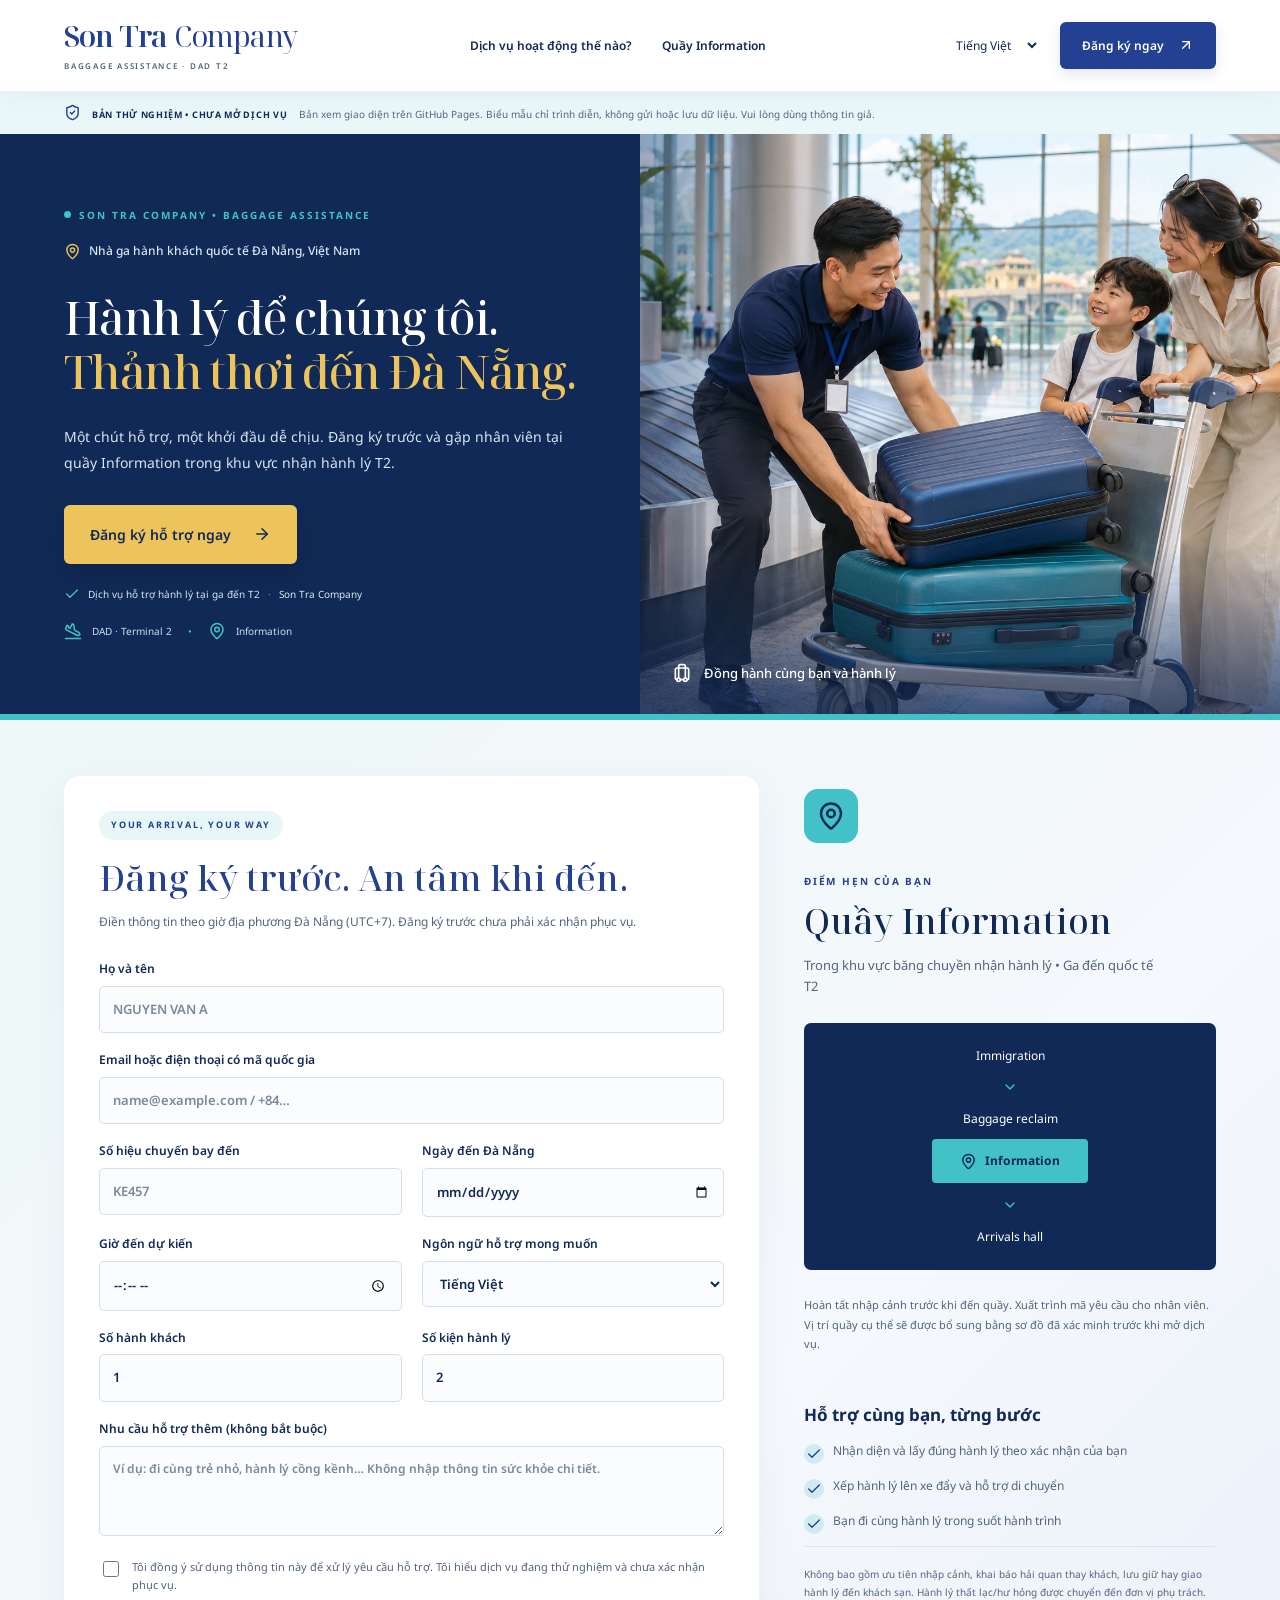
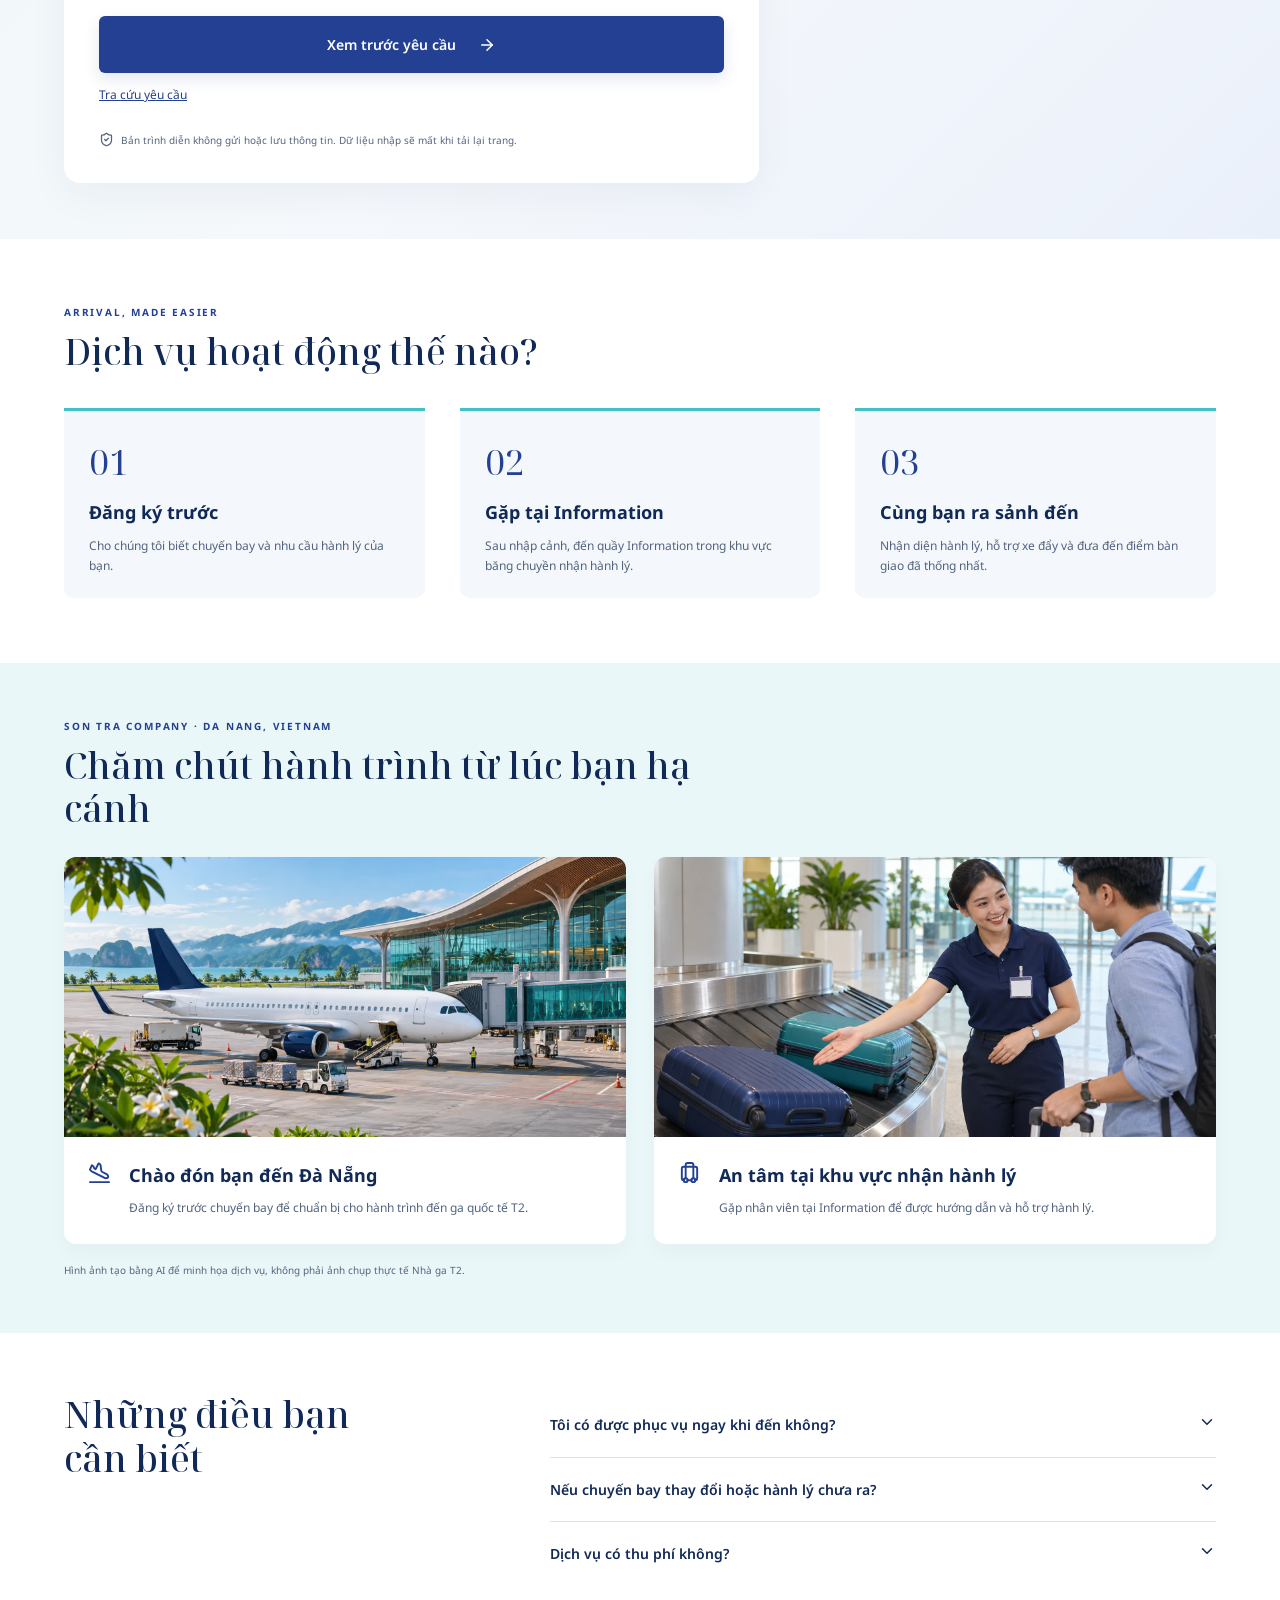
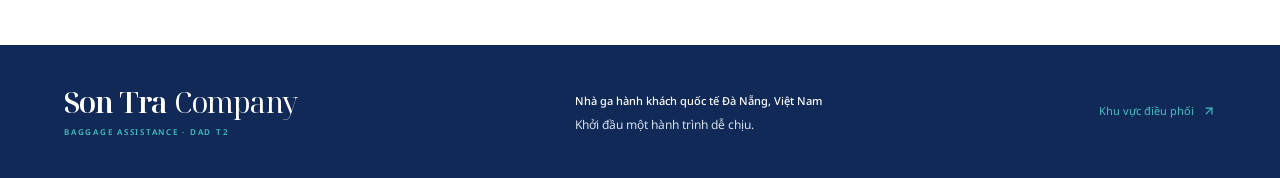
<file: index.html>
<!doctype html><html lang="vi"><head><meta charset="UTF-8"><meta name="viewport" content="width=device-width,initial-scale=1"><meta name="description" content="Son Tra Company — Hỗ trợ hành lý tại Nhà ga hành khách quốc tế Đà Nẵng, Việt Nam"><title>Son Tra Company | Nhà ga Quốc tế Đà Nẵng, Việt Nam</title><link rel="stylesheet" href="./assets/style.css"></head><body><div id="root"></div><noscript>Vui lòng bật JavaScript để xem giao diện Son Tra Company.</noscript><script src="./assets/app.js" defer></script></body></html>
</file>
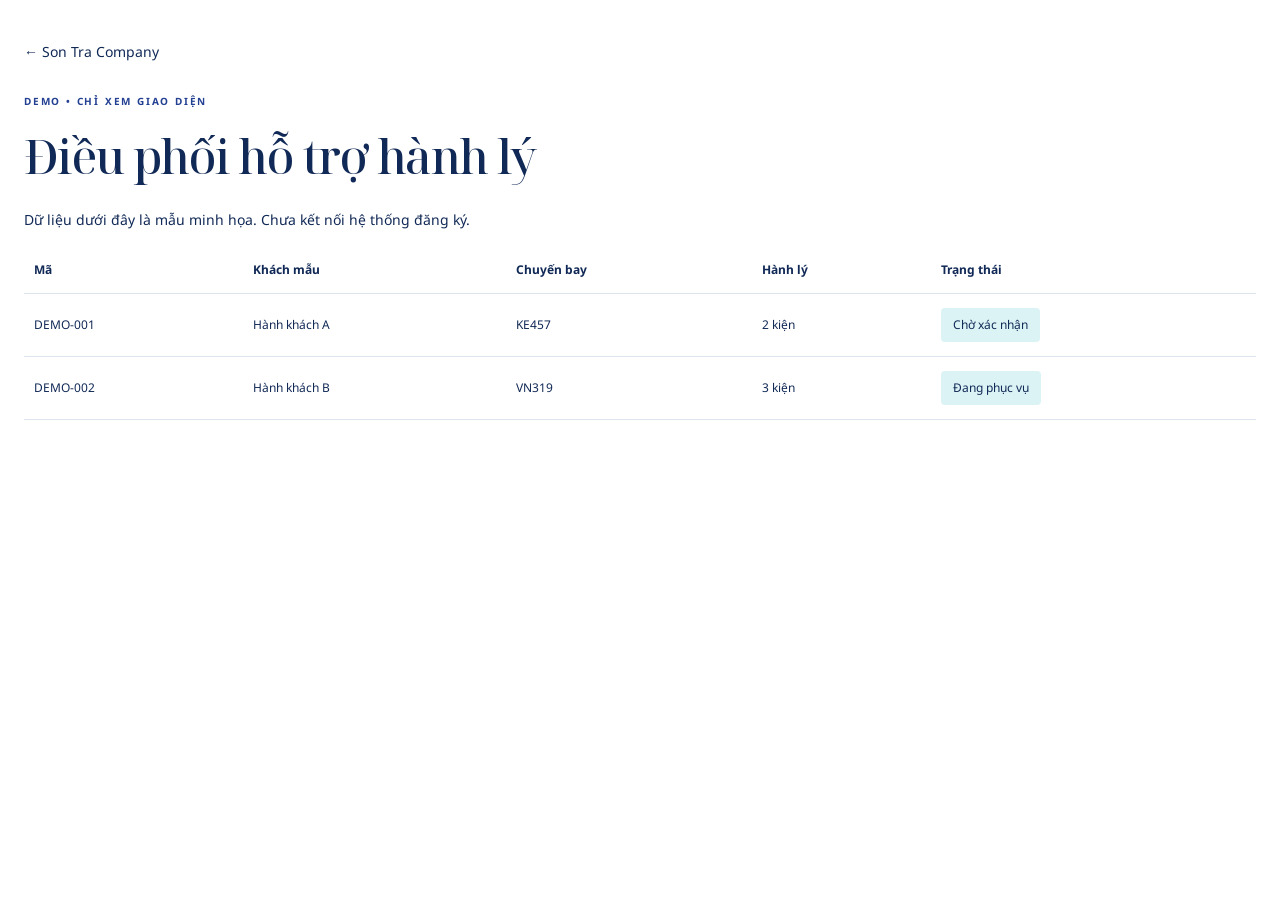
<file: operations.html>
<!doctype html><html lang="vi"><head><meta charset="UTF-8"><meta name="viewport" content="width=device-width,initial-scale=1"><title>Son Tra Company | Xem trước điều phối</title><link rel="stylesheet" href="./assets/style.css"></head><body><main class="ops"><a href="./">← Son Tra Company</a><p class="eyebrow" style="margin-top:30px">DEMO • CHỈ XEM GIAO DIỆN</p><h1>Điều phối hỗ trợ hành lý</h1><p>Dữ liệu dưới đây là mẫu minh họa. Chưa kết nối hệ thống đăng ký.</p><div class="table-scroll"><table><thead><tr><th>Mã</th><th>Khách mẫu</th><th>Chuyến bay</th><th>Hành lý</th><th>Trạng thái</th></tr></thead><tbody><tr><td>DEMO-001</td><td>Hành khách A</td><td>KE457</td><td>2 kiện</td><td><span class="status">Chờ xác nhận</span></td></tr><tr><td>DEMO-002</td><td>Hành khách B</td><td>VN319</td><td>3 kiện</td><td><span class="status">Đang phục vụ</span></td></tr></tbody></table></div></main></body></html>
</file>
<file: assets/style.css>
@import url('https://fonts.googleapis.com/css2?family=Noto+Sans:wght@400;500;600;700&family=Noto+Serif+Display:wght@400;500;600&display=swap');
:root{--blue:#234093;--navy:#112956;--teal:#42c1c7;--line:#dce4ed;--muted:#53647e}*{box-sizing:border-box}html{scroll-behavior:smooth;scroll-padding-top:30px}body{margin:0;background:#fff;color:var(--navy);font-family:'Noto Sans',sans-serif;font-size:14px;line-height:1.65}a{color:inherit;text-decoration:none}button,input,select,textarea{font:inherit}button,a,select{ -webkit-tap-highlight-color:transparent}button{cursor:pointer}button:disabled{opacity:.55;cursor:wait}header{max-width:1280px;margin:auto;display:flex;align-items:center;justify-content:space-between;padding:25px 48px;border-bottom:1px solid var(--line);gap:20px}.wordmark{font-size:30px;font-weight:700;letter-spacing:-1.8px;line-height:1.1;color:var(--blue);display:flex;align-items:center;gap:12px}.wordmark span{font-size:11px;font-weight:500;letter-spacing:1px;line-height:1.4;max-width:65px;text-transform:uppercase;border-left:1px solid var(--teal);padding-left:12px}.navtext{color:var(--muted);font-size:12px}.header-right{display:flex;align-items:center;gap:20px}header select{border:0;background:white;color:var(--navy);font-size:12px}.small-button,.button{background:var(--blue);color:white;border:0;border-radius:6px;display:inline-flex;align-items:center;justify-content:center;gap:22px;padding:16px 23px;font-weight:600;font-size:13px}.small-button{padding:11px 16px;font-size:12px;gap:14px}main{max-width:1184px;margin:auto;padding:0 24px}.hero{display:grid;grid-template-columns:1.2fr 1fr;gap:30px;padding:72px 0 44px;align-items:center}.eyebrow{font-size:10px;letter-spacing:1.8px;font-weight:700;margin:0 0 18px;color:var(--blue);display:flex;gap:8px;align-items:center}.eyebrow>span{width:7px;height:7px;background:var(--teal);border-radius:50%}h1,h2{font-family:'Noto Serif Display',serif;font-weight:500;line-height:1.2}h1{font-size:clamp(34px,3.7vw,50px);letter-spacing:-1.7px;margin:0 0 24px}h1 span:last-child{color:var(--blue)}.lede{color:var(--muted);max-width:470px;font-size:14px;line-height:1.9;margin-bottom:28px}.hero-meta{display:flex;align-items:center;gap:10px;font-size:11px;color:var(--muted);margin-top:28px}.hero-meta>span{color:var(--teal);margin:0 6px}.hero-art{height:400px;background:#eef7f8;border-radius:170px 170px 12px 12px;position:relative;overflow:hidden}.arc{position:absolute;width:380px;height:380px;border:1px solid #42c1c740;border-radius:50%;left:20px;top:30px}.arc:after{content:'';position:absolute;inset:35px;border:1px solid #42c1c740;border-radius:50%}.flight-mark{position:absolute;top:33px;left:35px;display:flex;align-items:center;gap:14px;color:var(--blue);font-size:24px;letter-spacing:3px;font-weight:600}.flight-mark span{font-size:9px;letter-spacing:2px}.bag{position:absolute;background:var(--blue);border:4px solid #112956;border-radius:24px;box-shadow:12px 18px 0 #1129560c}.big{width:162px;height:224px;top:120px;left:110px;transform:rotate(-9deg)}.handle{position:absolute;top:-35px;width:65px;height:35px;left:45px;border:8px solid var(--navy);border-bottom:0;border-radius:10px 10px 0 0}.ribs{position:absolute;inset:24px;background:repeating-linear-gradient(90deg,transparent,transparent 20px,#ffffff20 21px,#ffffff20 24px);border-radius:8px}.bag i,.bag b{position:absolute;width:17px;height:17px;border-radius:50%;background:var(--navy);bottom:-13px;left:22px}.bag b{left:auto;right:22px}.little{width:108px;height:148px;top:217px;left:269px;background:var(--teal);transform:rotate(8deg);border-width:3px}.little .handle{width:45px;left:29px;height:24px;top:-24px;border-width:6px}.bagtag{position:absolute;left:110px;top:18px;background:white;color:var(--blue);font-size:10px;line-height:1.4;padding:12px 8px;border-radius:4px;transform:rotate(17deg);box-shadow:0 2px 8px #11295622}.art-label{position:absolute;bottom:24px;left:24px;display:flex;gap:12px;font-size:10px;line-height:1.5}.art-label strong{font-size:12px}.pilot{display:flex;gap:16px;align-items:flex-start;background:#f2f6fb;border-left:3px solid var(--teal);padding:19px 23px;border-radius:0 6px 6px 0}.pilot svg{flex-shrink:0;color:var(--blue)}.pilot strong{font-size:10px;letter-spacing:1.1px}.pilot p{font-size:12px;color:var(--muted);margin:4px 0 0}.steps{padding:65px 0}.section-head h2{font-size:30px;margin:0}.section-head .eyebrow{margin-bottom:10px}.step-grid{display:grid;grid-template-columns:repeat(3,1fr);gap:42px;margin-top:30px}.step-number{font-family:'Noto Serif Display',serif;font-size:30px;color:var(--teal)}h3{font-size:16px;margin:8px 0}.step-grid p{color:var(--muted);font-size:12px;margin:0;max-width:290px}.registration{background:#f5f8fb;border-radius:12px;display:grid;grid-template-columns:1.4fr 1fr;padding:30px;gap:30px;align-items:start}.form-card{background:white;border:1px solid var(--line);border-radius:8px;padding:32px}.form-heading h2{font-size:30px;margin:0 0 12px}.form-heading>p:last-child{font-size:12px;color:var(--muted);margin:0 0 27px}.form-heading .eyebrow{font-size:9px}.form-grid{display:grid;grid-template-columns:1fr 1fr;gap:18px 16px}label{display:flex;flex-direction:column;gap:7px;font-size:11px;font-weight:600;margin-bottom:0}input,select,textarea{min-width:0;width:100%;border:1px solid #cbd6e4;border-radius:5px;background:#fff;padding:11px 12px;color:var(--navy);font-size:13px;outline:none}input:focus,select:focus,textarea:focus{border-color:var(--blue);box-shadow:0 0 0 3px #42c1c730}input::placeholder,textarea::placeholder{color:#7b899c}textarea{resize:vertical;min-height:90px;font-size:12px}.wide{grid-column:1/-1}.consent{display:flex;flex-direction:row;align-items:flex-start;gap:10px;font-size:11px;font-weight:400;color:var(--muted);margin:22px 0}.consent input{width:16px;height:16px;flex-shrink:0;accent-color:var(--blue);margin-top:3px}.submit{width:100%}.privacy{display:flex;align-items:flex-start;gap:7px;font-size:10px;color:var(--muted);line-height:1.6;margin:15px 0 0}.privacy svg{flex-shrink:0}.textbutton{display:block;background:none;border:0;color:var(--blue);padding:12px 0;font-size:12px;text-decoration:underline}.meeting{padding:20px 12px}.meeting>.eyebrow{margin:16px 0 10px}.meeting h2{font-size:32px;margin:0 0 10px}.place-sub{font-size:12px;max-width:240px;color:var(--muted)}.meeting-route{background:white;border:1px solid var(--line);border-radius:7px;padding:22px;display:flex;flex-direction:column;align-items:center;gap:8px;font-size:12px;margin:25px 0}.meeting-route>span{font-size:9px;color:var(--muted);align-self:flex-start;position:absolute;opacity:0}.meeting-route>svg{color:var(--teal);width:16px}.meeting-route strong{background:var(--blue);color:white;padding:10px 22px;border-radius:4px;display:flex;gap:8px;align-items:center}.guide{font-size:11px;color:var(--muted);line-height:1.8}.scope{padding:0 12px}.scope h3{font-size:15px}.scope p{display:flex;align-items:flex-start;gap:9px;font-size:12px;color:var(--muted)}.scope svg{flex-shrink:0;color:var(--blue);margin-top:3px}.scope small{display:block;border-top:1px solid var(--line);padding-top:18px;font-size:10px;color:var(--muted);line-height:1.8}.faq{padding:65px 0 70px;max-width:780px;margin:auto}.faq h2{font-size:30px;margin:0 0 24px}.faq details{border-top:1px solid var(--line);padding:20px 0}.faq summary{list-style:none;cursor:pointer;display:flex;justify-content:space-between;gap:16px;font-weight:600;font-size:13px}.faq details p{color:var(--muted);font-size:12px;margin-bottom:0}footer{max-width:1184px;margin:auto;padding:28px 24px 40px;border-top:1px solid var(--line);display:flex;align-items:center;justify-content:space-between;gap:20px}footer p{font-size:12px;color:var(--muted)}footer>a{font-size:11px;display:flex;gap:8px;align-items:center}.honeypot{display:none}.error{padding:12px;background:#f5dda0;color:var(--navy);font-size:12px;border-radius:4px}.receipt h3{font-size:28px;letter-spacing:2px;margin:20px 0}.receipt p{font-size:12px;color:var(--muted)}.receipt code{word-break:break-all;background:#f2f6fb;padding:12px;font-size:12px}.status{display:inline-flex;gap:8px;align-items:center;background:#42c1c730;padding:7px 12px;border-radius:4px;font-size:12px}.receipt-actions{display:flex;flex-wrap:wrap;gap:10px;margin-top:24px}.outline{background:white;border:1px solid var(--line);border-radius:5px;padding:12px;color:var(--blue)}.ops{padding:40px 24px}.ops table{width:100%;border-collapse:collapse;font-size:12px}.ops td,.ops th{text-align:left;border-bottom:1px solid var(--line);padding:14px 10px}.ops .filters{display:flex;gap:12px;margin:25px 0}.ops .filters input,.ops .filters select{max-width:250px}.table-scroll{overflow-x:auto}:focus-visible{outline:3px solid var(--teal);outline-offset:3px}@media(max-width:800px){header{padding:20px 24px}.navtext{display:none}.hero{grid-template-columns:1fr 1fr;gap:18px;padding-top:45px}h1{font-size:36px}.hero-art{height:360px}.big{left:35px;top:112px}.little{left:173px}.flight-mark{left:25px;font-size:20px}.registration{grid-template-columns:1fr;padding:20px}.registration aside{display:grid;grid-template-columns:1fr 1fr;gap:20px}.step-grid{gap:20px}}@media(max-width:560px){header{padding:18px}.wordmark{font-size:26px}.header-right{gap:10px}.small-button{display:none}main{padding:0 18px}.hero{grid-template-columns:1fr;padding:38px 0 25px}.hero-art{height:270px;border-radius:110px 110px 8px 8px}.big{width:120px;height:164px;left:calc(50% - 80px);top:72px}.big .handle{left:30px;width:50px;height:28px;top:-28px;border-width:6px}.bagtag{left:78px;top:20px}.little{top:142px;left:calc(50% + 33px);width:80px;height:110px}.little .handle{left:18px;width:38px}.art-label{font-size:9px;bottom:13px}.flight-mark{font-size:18px;top:17px;left:34px}.flight-mark span{font-size:8px}.hero-meta{margin-top:20px}h1{font-size:37px;letter-spacing:-1px}.lede{font-size:13px}.pilot{padding:16px}.steps{padding:42px 0}.step-grid{grid-template-columns:1fr;gap:20px}.step-grid article{position:relative;padding-left:50px}.step-number{position:absolute;left:0;top:0}.step-grid h3{margin-top:0}.step-grid p{max-width:100%}.registration{padding:12px;margin:0 -6px;gap:12px}.form-card{padding:22px 18px}.form-heading h2{font-size:27px}.form-grid{gap:15px 12px}.registration aside{display:block}.meeting{padding:15px 12px}.scope{padding-bottom:20px}.faq{padding:42px 0}.faq h2{font-size:28px}footer{flex-wrap:wrap;padding:25px 18px}footer p{display:none}.receipt h3{font-size:23px}.receipt-actions .button{width:100%}}
header select{width:auto}.small-button{white-space:nowrap;flex-shrink:0}.flight-mark{left:70px;top:50px}@media(max-width:560px){.flight-mark{left:55px;top:22px}}
.sontra-brand{display:flex;flex-direction:column;gap:5px;flex-shrink:0}.sontra-brand strong{font-family:'Noto Serif Display',serif;font-size:27px;font-weight:600;line-height:1.2;color:var(--blue);letter-spacing:-.8px;white-space:nowrap}.sontra-brand em{font-style:normal;font-weight:400}.sontra-brand>span{font-size:8px;letter-spacing:1.75px;font-weight:600;color:var(--muted)}.terminal-identity{display:flex;align-items:flex-start;gap:8px;font-size:12px;font-weight:500;color:var(--muted);margin:0 0 22px;max-width:420px}.terminal-identity svg{color:var(--blue);flex-shrink:0;margin-top:2px}.hero{grid-template-columns:1.1fr 1fr;gap:38px}.hero .eyebrow{letter-spacing:1.4px;font-size:9px;margin-bottom:12px}.service-hero-photo{margin:0;position:relative;border-radius:110px 12px 12px 12px;overflow:hidden;background:#eef7f8;height:445px}.service-hero-photo>img{width:100%;height:100%;object-fit:cover;object-position:50% 50%;display:block}.service-hero-photo:after{content:'';position:absolute;bottom:0;left:0;right:0;height:130px;background:linear-gradient(transparent,#112956b3);pointer-events:none}.service-hero-photo figcaption{position:absolute;bottom:24px;left:24px;right:20px;display:flex;align-items:center;gap:12px;color:white;font-size:12px;font-weight:500;z-index:1}.service-hero-photo figcaption svg{flex-shrink:0}.service-gallery{padding:8px 0 50px}.service-gallery h2{max-width:650px}.service-photo-grid{display:grid;grid-template-columns:1fr 1fr;gap:25px;margin-top:27px}.service-photo-grid article{border:1px solid var(--line);border-radius:9px;overflow:hidden;background:white}.service-photo-grid article>img{display:block;width:100%;height:235px;object-fit:cover}.service-photo-grid article>div{position:relative;padding:22px 24px 22px 62px}.service-photo-grid article>div>svg{position:absolute;top:24px;left:24px;color:var(--blue)}.service-photo-grid h3{margin:0 0 7px;font-size:16px}.service-photo-grid p{margin:0;color:var(--muted);font-size:12px;max-width:380px}.image-note{font-size:10px;color:var(--muted);margin:13px 0 0}.footer-location{max-width:440px}.footer-location>strong{font-size:11px;font-weight:500}.footer-location p{margin:4px 0 0}.navtext{max-width:240px;text-align:center}@media(max-width:1000px){header .navtext{display:none}.hero{gap:24px}.service-hero-photo{height:420px}.sontra-brand strong{font-size:25px}}@media(max-width:800px){.hero{grid-template-columns:1fr 1fr}.service-hero-photo{height:390px;border-radius:80px 10px 10px 10px}.hero h1{font-size:34px}.service-photo-grid article>img{height:200px}.service-photo-grid article>div{padding:18px}.service-photo-grid article>div>svg{position:static;margin-bottom:10px}.footer-location{max-width:320px}}@media(max-width:560px){.hero{grid-template-columns:1fr;gap:26px}.hero h1{font-size:36px}.service-hero-photo{height:330px;border-radius:80px 10px 10px 10px}.hero .terminal-identity{font-size:11px}.sontra-brand strong{font-size:23px}.sontra-brand>span{font-size:7px;letter-spacing:1.15px}.service-photo-grid{grid-template-columns:1fr;gap:18px}.service-photo-grid article>img{height:205px}.service-gallery{padding-bottom:35px}.service-gallery h2{font-size:28px}footer{align-items:flex-start}.footer-location{order:3;width:100%;max-width:none}.footer-location p{display:block;font-size:11px}header .header-right{gap:0}header select{font-size:11px;max-width:100px;padding-right:0}}

/* Full-width, registration-first edition */
:root{--sun:#edc45b;--aqua:#42c1c7}body{background:#fff}main{width:100%;max-width:none;padding:0}header{position:sticky;top:0;z-index:20;max-width:none;padding:19px clamp(22px,5vw,100px);background:#fff;border-bottom:0;box-shadow:0 3px 24px #1129560b}.sontra-brand strong{font-size:29px}.desktop-nav{display:flex;gap:30px;color:var(--navy);font-size:12px;font-weight:600}.desktop-nav a:hover{color:var(--blue)}header .small-button{background:var(--blue);padding:14px 22px;box-shadow:0 5px 14px #23409320}html{scroll-padding-top:110px}.pilot{border:0;border-radius:0;background:#eaf7f8;padding:10px clamp(22px,5vw,100px);align-items:center;gap:11px}.pilot svg{width:17px;height:17px}.pilot strong{font-size:9px;letter-spacing:.7px}.pilot p{display:inline;margin-left:12px;font-size:10px;line-height:1.4}.hero{margin:0;padding:0;gap:0;grid-template-columns:1fr 1fr;background:var(--navy);min-height:580px;position:relative;isolation:isolate}.hero-copy{padding:64px 35px 65px clamp(22px,5vw,100px);position:relative;z-index:2}.hero .eyebrow{color:var(--teal);font-size:10px;letter-spacing:2px;margin-bottom:18px}.terminal-identity{color:#d9e7f2;font-size:12px;max-width:490px;margin-bottom:30px}.terminal-identity svg{color:var(--sun)}.hero h1{font-size:clamp(36px,3.6vw,66px);line-height:1.18;letter-spacing:-1.6px;color:white;margin-bottom:24px}.hero h1 span:last-child{color:var(--sun)}.hero .lede{color:#dae6f2;font-size:14px;line-height:1.9;max-width:520px}.hero .button{background:var(--sun);color:var(--navy);padding:18px 26px;font-size:14px;box-shadow:0 9px 24px #0002}.hero .button:hover{background:#f2d589;transform:translateY(-2px)}.hero-promise{display:flex;align-items:center;gap:8px;font-size:10px;color:#d9e7f2;margin:22px 0 0}.hero-promise svg{color:var(--teal);flex-shrink:0}.hero-promise>span{color:var(--teal)}.hero-meta{color:#cfdfed;margin-top:20px;font-size:10px}.hero-meta svg{color:var(--teal)}.service-hero-photo{border-radius:0;height:100%;min-height:580px;width:100%;align-self:stretch}.service-hero-photo>img{position:absolute;inset:0;height:100%;object-position:50% 45%}.service-hero-photo:before{content:'';position:absolute;inset:0;background:linear-gradient(90deg,#11295666,transparent 30%);z-index:1;pointer-events:none}.service-hero-photo:after{height:170px;background:linear-gradient(transparent,#112956b8)}.service-hero-photo figcaption{left:32px;bottom:30px;font-size:13px}.registration{scroll-margin-top:90px;max-width:none;margin:0;border-radius:0;background:linear-gradient(135deg,#edf8f8,#f5f8fc 60%,#eaf0fa);padding:56px clamp(22px,5vw,100px);grid-template-columns:minmax(0,1.35fr) minmax(300px,.8fr);gap:45px;border-top:6px solid var(--teal)}.form-card{border:0;border-radius:16px;padding:35px;box-shadow:0 12px 40px #1129560d}.form-heading .eyebrow{display:inline-flex;background:#42c1c720;border-radius:30px;padding:7px 12px;color:var(--blue);font-size:9px;margin-bottom:17px}.form-heading h2{font-size:35px;color:var(--blue);margin-bottom:13px}.form-heading>p:last-child{font-size:12px}.form-grid{gap:17px 20px}label{font-size:12px}input,select,textarea{background:#fbfcfe;padding:12px 13px;border-color:#d2deea}.submit{background:var(--blue);font-size:14px;padding:17px;box-shadow:0 6px 15px #23409320}.submit:hover{background:var(--navy)}.meeting{padding:13px 0}.meeting>svg{background:var(--teal);color:var(--navy);padding:12px;width:54px;height:54px;border-radius:14px}.meeting .eyebrow{margin-top:24px}.meeting h2{font-size:35px}.place-sub{max-width:350px;font-size:13px}.meeting-route{background:var(--navy);color:white;border:0;position:relative;padding:23px;gap:10px;max-width:440px}.meeting-route strong{background:var(--teal);color:var(--navy);padding:12px 28px}.meeting-route>svg{color:var(--teal)}.guide{max-width:440px}.scope{padding:15px 0 0}.scope h3{font-size:17px}.scope p{font-size:12px}.scope p>svg{background:#42c1c733;border-radius:50%;padding:2px;width:20px;height:20px}.scope small{max-width:440px}.steps{padding:65px clamp(22px,5vw,100px);background:white}.section-head h2{font-size:36px}.step-grid{gap:35px;margin-top:34px}.step-grid article{border-top:3px solid var(--teal);background:#f4f8fc;padding:22px 25px;border-radius:0 0 10px 10px}.step-number{font-size:35px;color:var(--blue)}.step-grid h3{font-size:18px}.step-grid p{font-size:12px;max-width:100%}.service-gallery{padding:55px clamp(22px,5vw,100px);background:#eaf7f8}.service-photo-grid{gap:28px}.service-photo-grid article{border:0;border-radius:12px;box-shadow:0 8px 20px #11295608}.service-photo-grid article>img{height:280px}.service-photo-grid article:nth-child(2)>img{object-position:center 35%}.service-photo-grid article>div{padding:24px 25px 26px 65px}.service-photo-grid h3{font-size:18px}.service-photo-grid p{max-width:100%}.image-note{margin-top:18px}.faq{padding:60px clamp(22px,5vw,100px);max-width:none;display:grid;grid-template-columns:1fr 1.6fr;column-gap:70px}.faq h2{grid-column:1;grid-row:1/4;font-size:36px;max-width:300px}.faq details{grid-column:2;padding:20px 0}.faq details:first-of-type{border-top:0}.faq summary{font-size:14px}.faq details p{font-size:13px}footer{max-width:none;background:var(--navy);color:white;padding:40px clamp(22px,5vw,100px);border:0}footer .sontra-brand strong{color:white}footer .sontra-brand>span{color:var(--teal)}footer .footer-location>strong{color:white}footer p{color:#d4e0ed}footer>a{color:var(--teal)}.mobile-register{display:none}.button,.small-button{transition:transform .15s,background .15s}.receipt{border-top:1px solid var(--line);padding-top:16px}.receipt .status{background:#42c1c740}.receipt h3{color:var(--blue)}
@media(min-width:1800px){.hero-copy{padding-top:90px;padding-bottom:90px}.hero{min-height:680px}.service-hero-photo{min-height:680px}.hero h1{font-size:72px}.hero .lede{font-size:16px}.registration{grid-template-columns:1.2fr .8fr;gap:80px}.form-grid{grid-template-columns:1fr 1fr}.form-card{padding:45px}.service-photo-grid article>img{height:370px}}
@media(max-width:1000px){.desktop-nav{display:none}.hero h1{font-size:39px}.hero-copy{padding-top:47px;padding-bottom:45px}.hero-promise{flex-wrap:wrap}.hero,.service-hero-photo{min-height:560px}.registration{gap:28px;grid-template-columns:1.2fr .85fr;padding-top:40px;padding-bottom:40px}.form-card{padding:26px}.form-heading h2{font-size:30px}.service-photo-grid article>img{height:230px}}
@media(max-width:800px){header{padding:17px 22px}.hero{grid-template-columns:1.05fr .95fr}.hero h1{font-size:35px}.hero-copy{padding-left:25px;padding-right:20px}.hero .lede{font-size:12px}.hero .eyebrow{font-size:8px}.terminal-identity{font-size:11px}.hero .button{padding:16px 18px;font-size:12px}.registration{grid-template-columns:1fr}.registration aside{display:grid;grid-template-columns:1fr 1fr;gap:25px}.meeting h2{font-size:29px}.faq{gap:30px;grid-template-columns:.7fr 1fr}.faq h2{font-size:30px}.section-head h2{font-size:30px}.service-photo-grid article>div{padding:20px}.service-photo-grid article>div>svg{position:static;margin-bottom:8px}.step-grid{gap:15px}.step-grid article{padding:18px}.step-grid h3{font-size:15px}.step-grid p{font-size:11px}}
@media(max-width:560px){body{padding-bottom:70px}header{padding:14px 18px}.sontra-brand strong{font-size:23px}.header-right select{max-width:85px}.pilot{padding:9px 18px;align-items:flex-start}.pilot strong{font-size:8px}.pilot p{display:block;margin:3px 0 0;font-size:9px}.hero{display:flex;flex-direction:column;min-height:0}.hero-copy{padding:35px 22px 30px}.hero h1{font-size:37px;line-height:1.18}.hero .eyebrow{font-size:8px;letter-spacing:1.4px}.terminal-identity{margin-bottom:23px;font-size:11px}.hero .lede{font-size:13px}.hero .button{width:100%;font-size:14px;padding:17px 20px}.hero-promise{font-size:9px;margin-top:18px}.hero-meta{margin-top:15px}.service-hero-photo{height:285px;min-height:285px}.service-hero-photo>img{object-position:center 43%}.service-hero-photo figcaption{bottom:18px;left:22px;font-size:11px}.registration{padding:30px 14px;border-top:4px solid var(--teal);gap:22px}.form-card{padding:25px 19px;border-radius:12px}.form-heading h2{font-size:29px}.form-heading>p:last-child{font-size:11px}.form-grid{gap:16px 12px}label{font-size:11px}.registration aside{display:block;padding:0 9px}.meeting h2{font-size:32px}.scope{padding:12px 0 8px}.steps{padding:38px 22px}.section-head h2{font-size:29px}.step-grid{grid-template-columns:1fr;gap:13px;margin-top:25px}.step-grid article{padding:20px 20px 20px 68px;border-top:0;border-left:3px solid var(--teal);border-radius:0 10px 10px 0}.step-number{top:16px;left:16px;font-size:29px}.step-grid h3{font-size:16px}.step-grid p{font-size:12px}.service-gallery{padding:38px 22px}.service-photo-grid{gap:18px}.service-photo-grid article>img{height:215px}.service-photo-grid h3{font-size:17px}.service-photo-grid article>div{padding:20px}.faq{display:block;padding:40px 22px}.faq h2{font-size:29px;max-width:none}.faq details{padding:18px 0}.faq details:first-of-type{border-top:1px solid var(--line)}.faq summary{font-size:13px}footer{padding:30px 22px}.mobile-register{position:fixed;bottom:0;left:0;right:0;z-index:30;background:var(--sun);color:var(--navy);display:flex;justify-content:center;align-items:center;gap:25px;font-size:14px;font-weight:700;padding:20px;box-shadow:0 -4px 20px #11295620}.mobile-register:active{background:#f2d589}}
</file>
